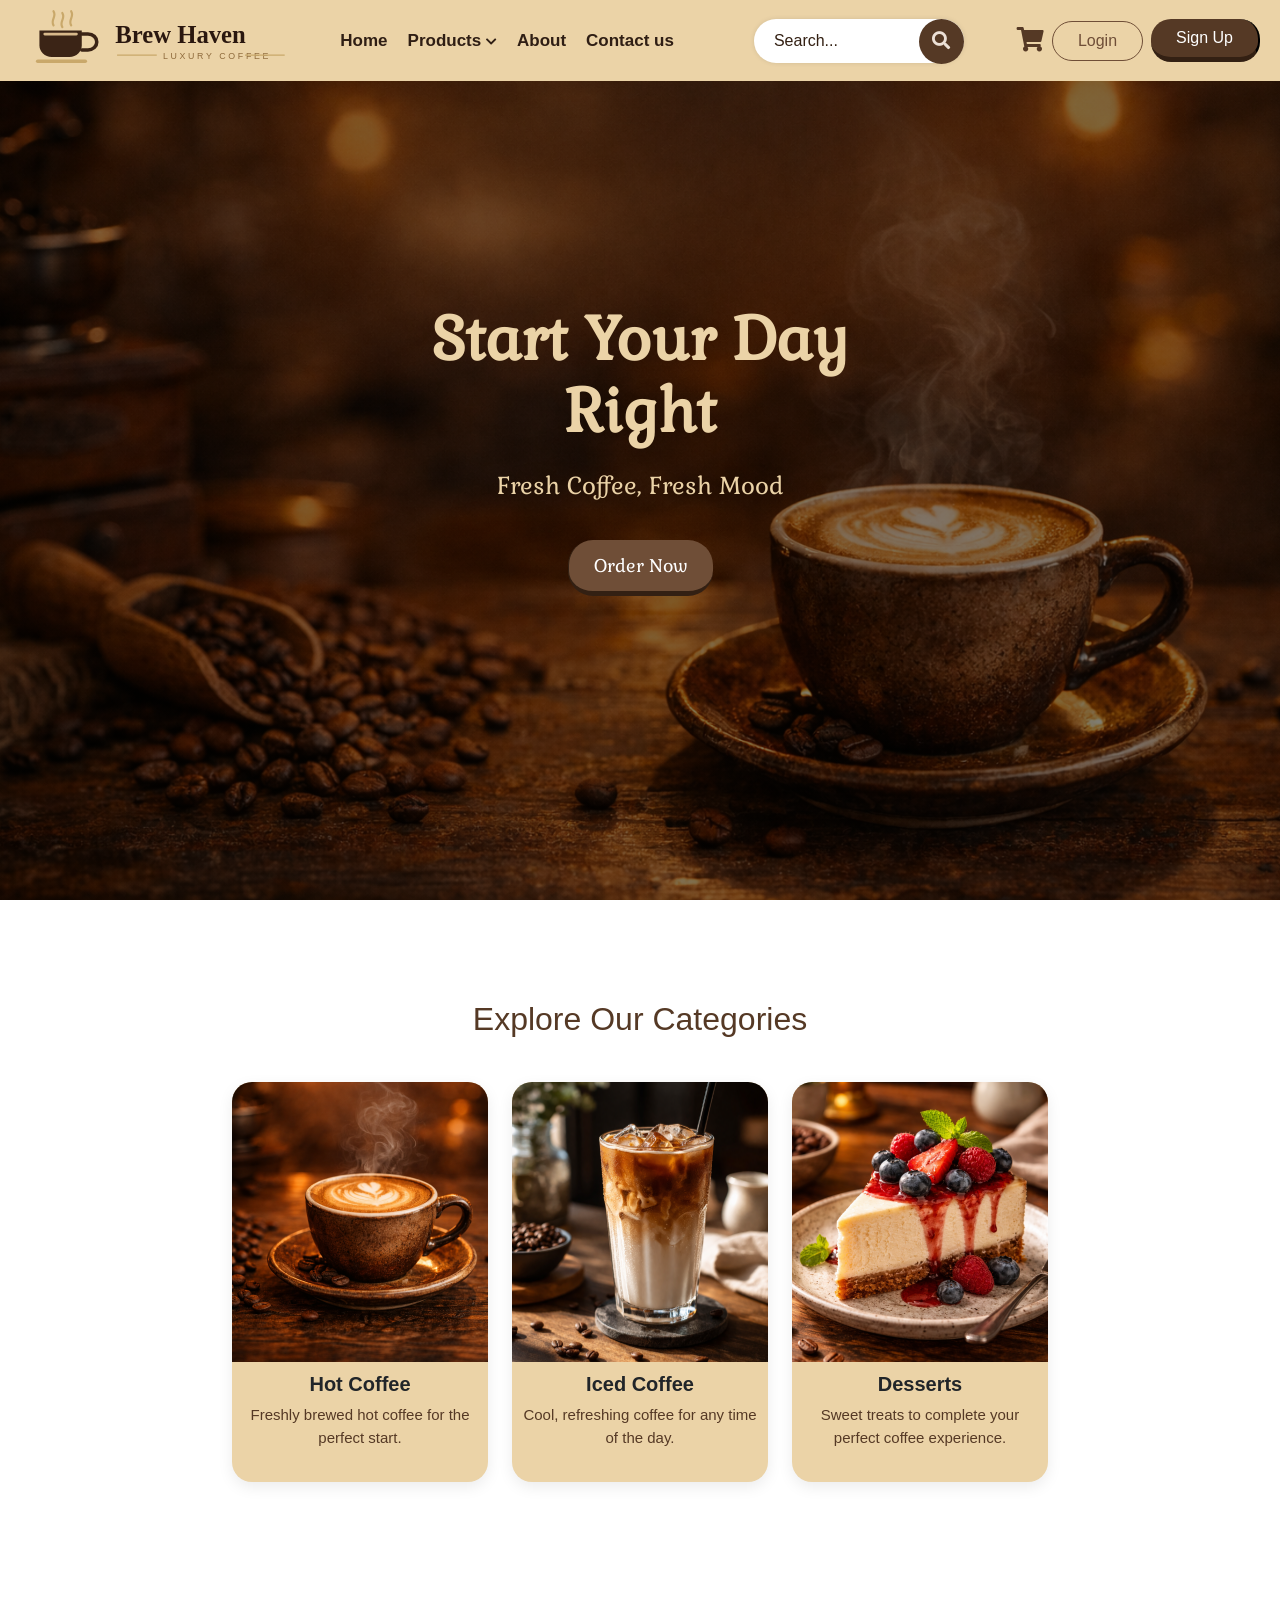
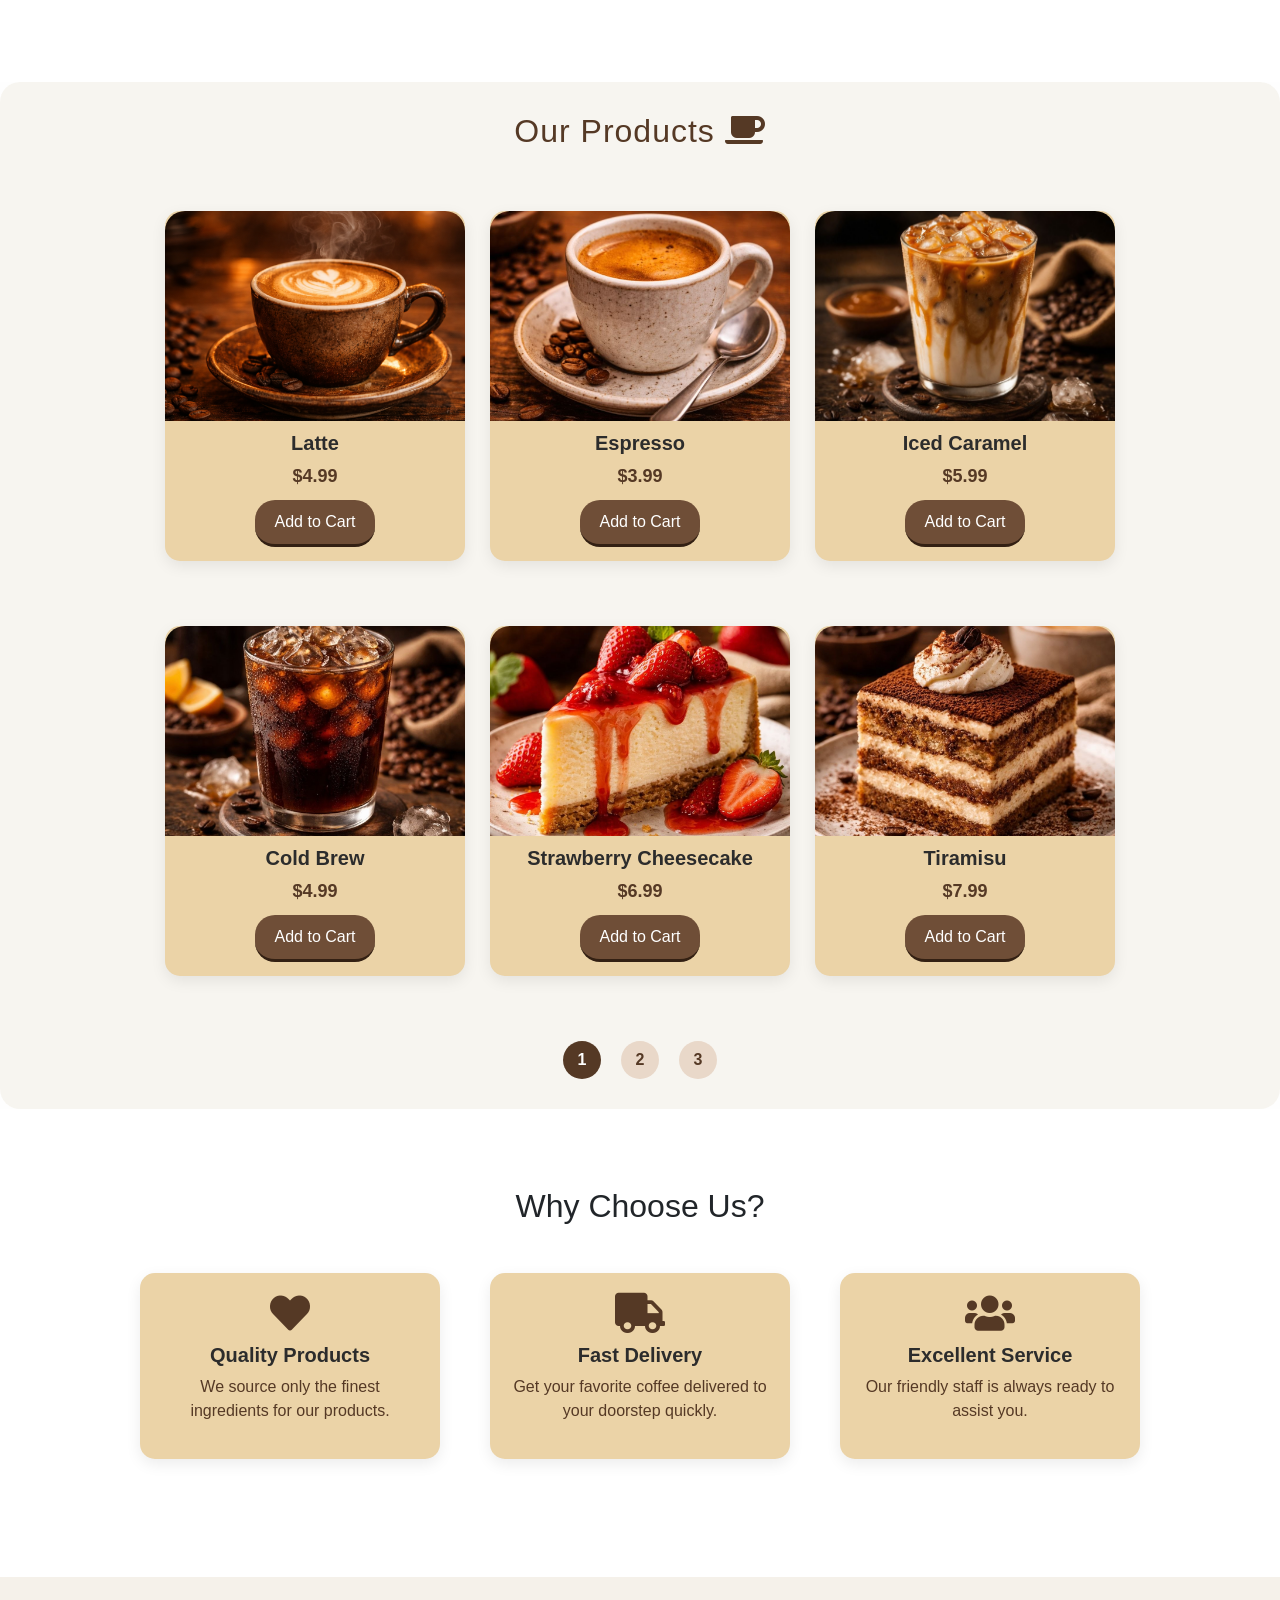
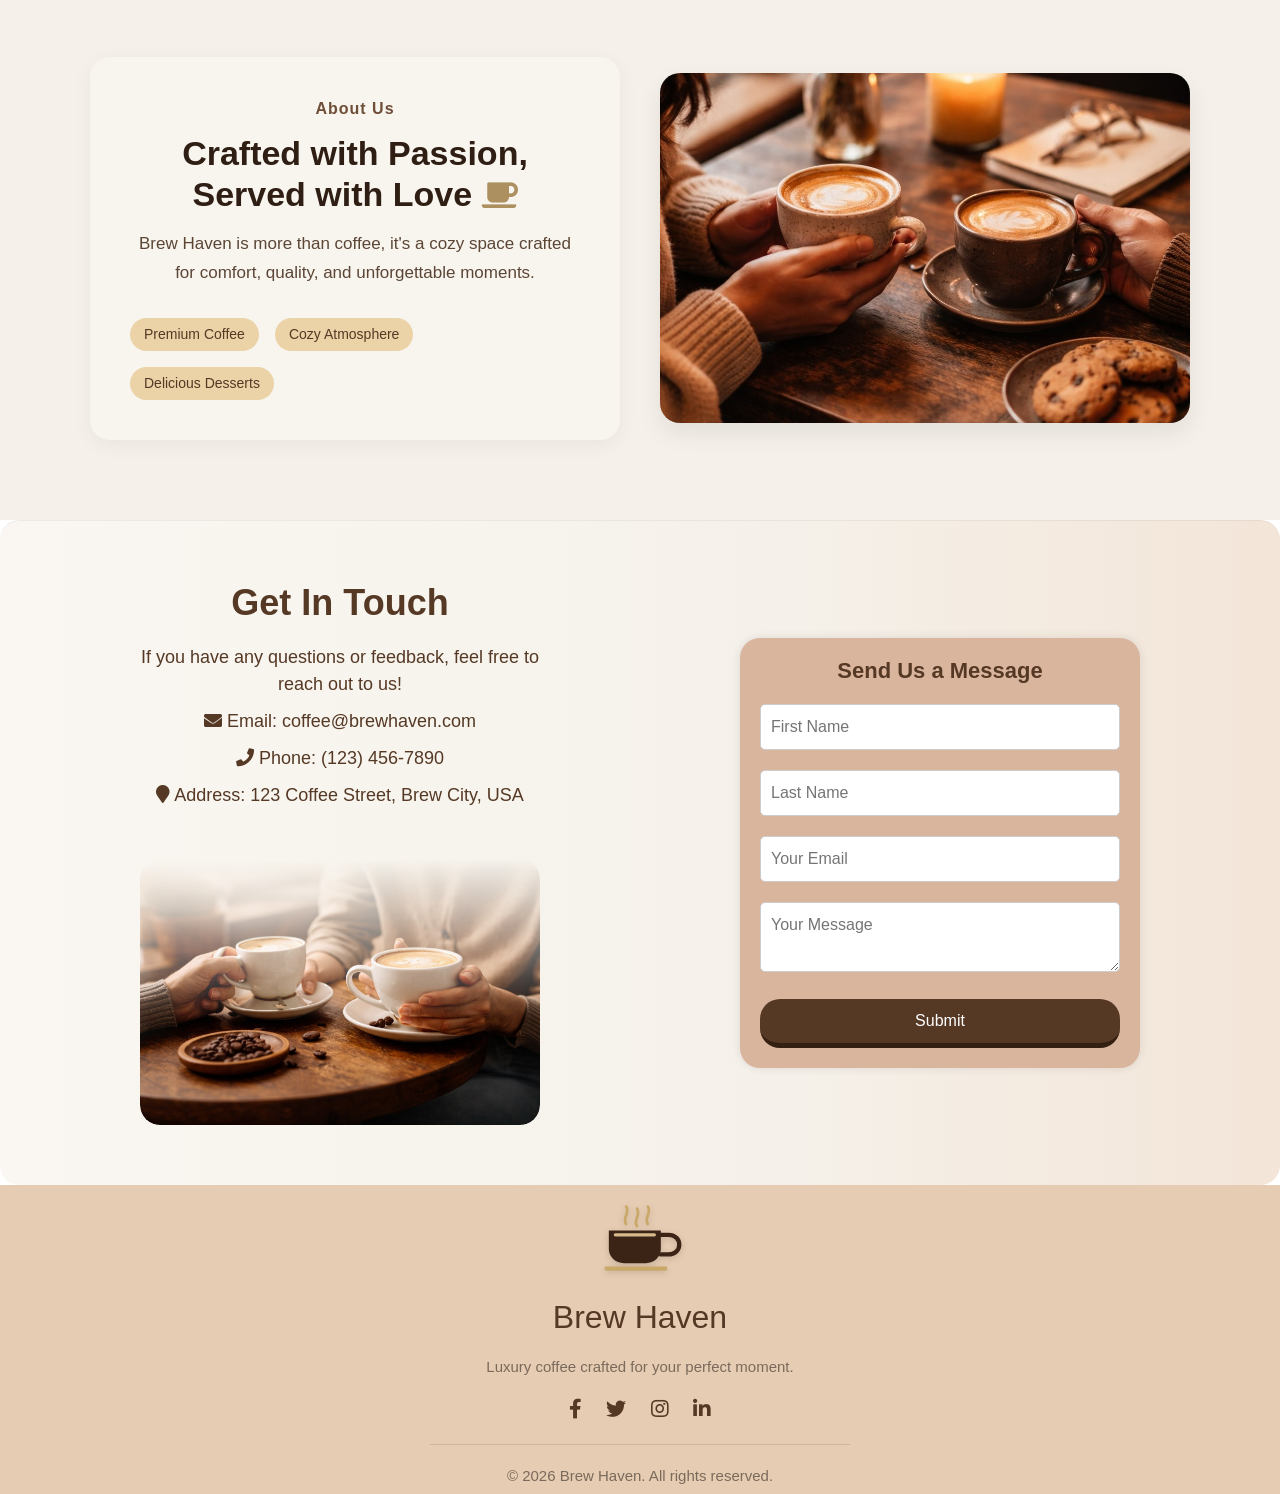
<file: index.html>
<!DOCTYPE html>
<html lang="en">
<head>
  <!-- favicon -->
   <link rel="icon" type="image/png" sizes="192x192" href="image/android-chrome-192x192.png">
   <meta name="theme-color" content="#ffffff">
    <!-- Google font -->
<link rel="preconnect" href="https://fonts.googleapis.com">
<link rel="preconnect" href="https://fonts.gstatic.com" crossorigin>
<link href="https://fonts.googleapis.com/css2?family=Gabriela&family=Share+Tech&display=swap" rel="stylesheet">
    <!-- font awesome -->
    <link rel="stylesheet" href="https://cdnjs.cloudflare.com/ajax/libs/font-awesome/5.15.4/css/all.min.css">

    <!-- bootstrap -->
    <link href="https://cdn.jsdelivr.net/npm/bootstrap@5.3.0-alpha1/dist/css/bootstrap.min.css" rel="stylesheet">

    <!-- css -->
    <link rel="stylesheet" href="Style/style.css">
    <meta charset="UTF-8">
    <meta name="viewport" content="width=device-width, initial-scale=1.0">
    <title>Brew Haven - Your Perfect Moment</title>
    <!-- description -->
    <meta name="description" content="Discover a world of flavors and aromas, where every sip tells a story.">
</head>
<body>

<!-- <nav class="navbar navbar-expand-lg navbar-light bg-light">
  <a class="navbar-brand" href="#">Navbar</a>
  <button class="navbar-toggler" type="button" data-toggle="collapse" data-target="#navbarSupportedContent" aria-controls="navbarSupportedContent" aria-expanded="false" aria-label="Toggle navigation">
    <span class="navbar-toggler-icon"></span>
  </button>

  <div class="collapse navbar-collapse" id="navbarSupportedContent">
    <ul class="navbar-nav mr-auto">
      <li class="nav-item active">
        <a class="nav-link" href="#">Home <span class="sr-only">(current)</span></a>
      </li>
      <li class="nav-item">
        <a class="nav-link" href="#">Link</a>
      </li>
      <li class="nav-item dropdown">
        <a class="nav-link dropdown-toggle" href="#" role="button" data-toggle="dropdown" aria-expanded="false">
          Dropdown
        </a>
        <div class="dropdown-menu">
          <a class="dropdown-item" href="#">Action</a>
          <a class="dropdown-item" href="#">Another action</a>
          <div class="dropdown-divider"></div>
          <a class="dropdown-item" href="#">Something else here</a>
        </div>
      </li>

    </ul>
    <form class="form-inline my-2 my-lg-0 d-flex">
      <input class="form-control ml-25 mr-sm-2" type="search" placeholder="Search" aria-label="Search">
      <button class="btn btn-outline-success my-2 my-sm-0" type="submit">Search</button>
    </form>
    &nbsp; 
    login & signup -->
    <!-- <div class="login-signup d-flex ml-3 align-items-center justify-content-center gap-2">
        <a href="#" class="btn btn-primary">Login</a>
        <a href="#" class="btn btn-secondary">Signup</a>
    </div>
  </div>
</nav> -->
<!-- Navbar -->
<div class="navbar" id="navbar">
  <div class="nav-container">
    <div class="logo">
        <a href="index.html"><img src="Image/logo.svg" alt="Brew Haven Logo" class="logo-full" draggable="false"></a>
        <a href="index.html"><img src="Image/logo-mini.svg" class="logo-mini" style="display: none;" alt="Brew Haven Logo" draggable="false"></a>
    </div>
<div mobile-wrapper>
      <div class="mobile-search-wrapper">
      <button id="mobileSearchBtn" class="mobile-search-btn">
        <i class="fa fa-search"></i>
      </button>

      <div id="mobileSearchBox" class="mobile-search-box">
        <input type="text" placeholder="Search..." id="mobileSearchInput">
        <button class="mobile-search-submit" id="mobileSearchSubmit"><i class="fa fa-search"></i></button>
      </div>
    </div>
    <div class="mobile-cart-wrapper">
      <i class="mobile-cart-icon fa fa-shopping-cart" id="mobileCartIcon"></i>
      <span class="mobile-cart-count" id="mobileCartCount">0</span>
    </div>
    <div class="menu-btn" id="menuBtn">
        <span></span>
        <span></span>
        <span></span>
    </div>
</div>

    <div class="nav-menu" id="navMenu">

    <div class="nav-links">
    <ul>
       <li class="nav-link" id="home" style="font-weight: bold;"><a href="#">Home</a></li>

        <li class="products-dropdown"><a class="product-link"  id="productsToggle">
          <span id="currentCategory">Products</span>
             <span><i class="	fa fa-chevron-down arrow"></i></span>
            </a>

            <ul class="dropdown-list" id="dropdownList">
                <li onclick="selectCategory('all' , this)" class="dropdown-item">All Categories</li>
                <li onclick="selectCategory('hot', this)" class="dropdown-item">Hot</li>
                <li onclick="selectCategory('iced', this)" class="dropdown-item">Iced</li>
                <li onclick="selectCategory('desserts', this)" class="dropdown-item">Desserts</li>
            </ul>
            </li>
      
        <li id="about" class="about nav-link">About</li>
        <li id="contact" class="contact nav-link">Contact us</li>

    </ul>
  </div>

  <div class="nav-search">
    <div class="search-input">
      <input type="text" placeholder="Search..." id="searchInput">
      <button class="search" id="searchBtn"><i class="fa fa-search"></i></button>
    </div>
  </div>

  <div class="menu-divider"></div>
   <div id="links-1" class="links1">
    <a href=""><i class="cart-icon fa fa-shopping-cart"></i></a>
  <a href="login.html"><button class="login">Login</button></a>
  <a href="signup.html"><button class="signup">Sign Up</button></a>
  </div>
  
  <div id="links-2" class="links2" style="display: none;">
    <i class="cart-icon fa fa-shopping-cart" id="cartIcon"></i>
    <span id="cartCount" class="cart-count">0</span>




    <div id="cart" class="cart"
    style="position: absolute;
     background: #fffaf5; 
     border-top: 1px solid rgb(213 192 178); 
     padding: 20px;
    top:63px;
    width: 50%; 
    text-align: center; 
    left: 48%; 
    border-radius: 0 0 20px 20px; 
    box-shadow: 0 10px 30px rgba(0, 0, 0, 0.15);
    animation: fadeIn .3s ease-in-out;
    display: none;">
        <div class="cart-header">
              <h2>Cart</h2>
              <i class="close fa fa-times" id="closeCart"></i>
        </div>
      <div>
      <div>
                  <p id="emptyCart" style="padding:25px; color: #a79370;">Your cart is empty</p>
        <ul id="cartItems">
        </ul>
      </div>
        <div class="cart-total" id="cartTotal">
            
        <div id="totalDiv"></div>
        </div>
         <a href="checkout.html"><button id="checkout">Checkout</button></a>
      </div>
    </div>
    <a href="#"><h2 id="userName"></h2></a>
    <button id="logout" class="logout">Log out</button>
  </div>
</div>
</div>
  </div>

<!-- Hero -->
<div class="hero">
  <div class="hero-content">
    <!-- <img src="Image/Hero.png" alt="Hero Image" draggable="false"> -->
     <div class="hero-img" id="heroImg"></div>
    <div class="hero-text">
    <h1>Start Your Day Right</h1>
    <p>Fresh Coffee, Fresh Mood</p>
    <button href="#" class="order" id="orderBtn">Order Now</button>
    </div>
  </div>
  </div>

 <!-- Categories -->
    <div class="categories text-center my-5">
        <div class="container-categories col-12 col-md-10 col-lg-8 mx-auto">
    <h2>Explore Our Categories</h2>
    <div class="category-cards d-flex align-items-center justify-content-center gap-4 mt-4">
        <div class="category-card" onclick="selectCategory('hot' , null)">
            <div class="category-img-box">
        <img src="Image/Hot.png" alt="Hot Coffee" draggable="false">
        </div>
        <div class="category-info-box" >
        <h3 id="hot">Hot Coffee</h3>
        <p>Freshly brewed hot coffee for the perfect start.</p>
        </div>
        </div>
        <div class="category-card" onclick="selectCategory('iced' , null)">
    <div class="category-img-box">
        <img src="Image/Iced.png" alt="Iced Coffee" draggable="false">
        </div>
        <div class="category-info-box">
        <h3 id="iced">Iced Coffee</h3>
        <p>Cool, refreshing coffee for any time of the day.</p>

        </div>
        </div>
        <div class="category-card" onclick="selectCategory('desserts' , null)">
    <div class="category-img-box">
        <img src="Image/Dessert.png" alt="Desserts" draggable="false">
        </div>
        <div class="category-info-box">
        <h3 id="dessert">Desserts</h3>
        <p>Sweet treats to complete your perfect coffee experience.</p>
        </div>
        </div>
    </div>
    </div>
    </div>

<!-- Top Picks -->
<div class="most-popular" id="most-popular-section" text-center my-5>
    <div class="container-most-popular">
    <h2 id="productsSectionTitle">Our Products <i class="fa fa-coffee"></i></h2>
  
    <div class="most-popular-cards" id="most-popular-cards">
         <!-- <div class="most-popular-card"> 
        <div class="card-img-box">
        <img src="Image/Hot.png" alt="Latte" draggable="false" >
        </div>
        <div class="card-info-box">
         <h3>Latte</h3>
        <span>$4.99</span> 
         <button>Add to Cart</button>
        </div>
        </div>

                <div class="most-popular-card">
        <div class="card-img-box">
        <img src="Image/Espresso.jpg" alt="Espresso" draggable="false" >
        </div>
        <div class="card-info-box">
         <h3>Espresso</h3>
        <span>$3.99</span> 
         <button>Add to Cart</button>
        </div>

        
        </div>

                <div class="most-popular-card">
        <div class="card-img-box">
        <img src="Image/Iced Caramel.jpg" alt="Iced Caramel" draggable="false" >
        </div>
        <div class="card-info-box">
         <h3>Iced Caramel</h3>
        <span>$5.99</span> 
         <button>Add to Cart</button>
      
    
        </div>

        
        </div>

                <div class="most-popular-card">
        <div class="card-img-box">
        <img src="Image/Cold Brew.jpg" alt="Cold Brew" draggable="false" >
        </div>
        <div class="card-info-box">
         <h3>Cold Brew</h3>
        <span>$4.99</span> 
         <button id="cartBtn">Add to Cart</button>
      
    
        </div>

        
        </div>

                <div class="most-popular-card">
        <div class="card-img-box">
        <img src="Image/Strawberry Cheesecake.jpg" alt="Strawberry Cheesecake" draggable="false" >
        </div>
        <div class="card-info-box">
         <h3>Strawberry Cheesecake</h3>
        <span>$6.99</span> 
         <button>Add to Cart</button>
      
    
        </div>

        
        </div>

                <div class="most-popular-card">
        <div class="card-img-box">
        <img src="Image/Tiramisu.jpg" alt="Tiramisu" draggable="false" >
        </div>
        <div class="card-info-box">
         <h3>Tiramisu</h3>
        <span>$7.99</span> 
         <button>Add to Cart</button>
      
    
        </div>

        
        </div>  -->

    </div>
    <div class="pagination" id="pagination"></div>
    </div>
</div>

<!-- Why us -->
<div class="why-us text-center my-5">
    <div class="container-why-us">
        <h2>Why Choose Us?</h2>
        <div class="why-cards">
            <div class="why-card">
                <i class="fa fa-heart"></i>
                <h3>Quality Products</h3>
                <p>We source only the finest ingredients for our products.</p>
            </div>
            <div class="why-card">
                <i class="fa fa-truck"></i>
                <h3>Fast Delivery</h3>
                <p>Get your favorite coffee delivered to your doorstep quickly.</p>
            </div>
            <div class="why-card">
                <i class="fa fa-users"></i>
                <h3>Excellent Service</h3>
                <p>Our friendly staff is always ready to assist you.</p>
            </div>
        </div>
    </div>
</div>


<!-- About us -->
<div class="about-us text-center" id="about-us">
    <div class="container-about-us" >
        <div class="about-content">
        <span class="about-tag">About Us</span>
        <h2>Crafted with Passion, Served with Love 
          <i class="fas fa-coffee" style="color: #ac9060; font-size: 29px;"></i>
        </h2>
        <p>Brew Haven is more than coffee, it's a cozy space crafted for comfort, quality, and unforgettable moments.</p>
        <div class="about-features">
          <div>Premium Coffee</div>
          <div>Cozy Atmosphere</div>
          <div>Delicious Desserts</div>
        </div>
        </div>
                <div class="about-img">
        <img src="Image/About.jpg" alt="About Us" draggable="false">
        </div>
    </div>
</div>

<!-- Contact us -->
<div class="contact-us  text-center" id="contact-us">
    <div class="container-contact-us" >
        <div class="contact-info">
        <div class="text-info text-center">
        <h2>Get In Touch</h2>
        <p>If you have any questions or feedback, feel free to reach out to us!</p>
        <p><i class="fa fa-envelope"></i> Email: coffee@brewhaven.com</a></p>
        <p><i class="fa fa-phone"></i> Phone: (123) 456-7890</p>
        <p><i class="fa fa-map-marker"></i> Address: 123 Coffee Street, Brew City, USA</p>
        </div>
        <div class="img-info">
            <img src="Image/Contact.jpg" alt="Contact Us">
        </div>
        </div>
                <div class="contact-form">
            <h3>Send Us a Message</h3>
            <form>
                <input type="text" class="first" placeholder="First Name" required>
                <input type="text" class="last" placeholder="Last Name" required>
                <input type="email" placeholder="Your Email" required>
                <textarea placeholder="Your Message" required></textarea>
                <button type="submit">Submit</button>
            </form>
        </div>


    </div>
</div>
    
<!-- Footer -->
<div class="footer">
    <div class="container-footer">
        <div class="footer-logo">
        <a href="index.html"><img src="Image/logo-mini.svg" alt="Logo"></a>
             <h2>Brew Haven</h2>
        </div>
   
        <p>Luxury coffee crafted for your perfect moment.</p>
        <div class="social-icons">
            <a href="#"><i class="fab fa-facebook-f"></i></a>
            <a href="#"><i class="fab fa-twitter"></i></a>
            <a href="#"><i class="fab fa-instagram"></i></a>
            <a href="#"><i class="fab fa-linkedin-in"></i></a>
        </div>
         <p class="copyright">&copy; 2026 Brew Haven. All rights reserved.</p>
    </div>
</div>




<!-- jQuery library -->
<script src="https://cdn.jsdelivr.net/npm/jquery@3.7.1/dist/jquery.slim.min.js"></script>

<!-- Popper JS -->
<script src="https://cdn.jsdelivr.net/npm/popper.js@1.16.1/dist/umd/popper.min.js"></script>

<!-- Latest compiled JavaScript -->
<script src="https://cdn.jsdelivr.net/npm/bootstrap@4.6.2/dist/js/bootstrap.bundle.min.js"></script>

<!-- main js -->
<script src="JS/index.js"></script>

</body>
</html>
</file>
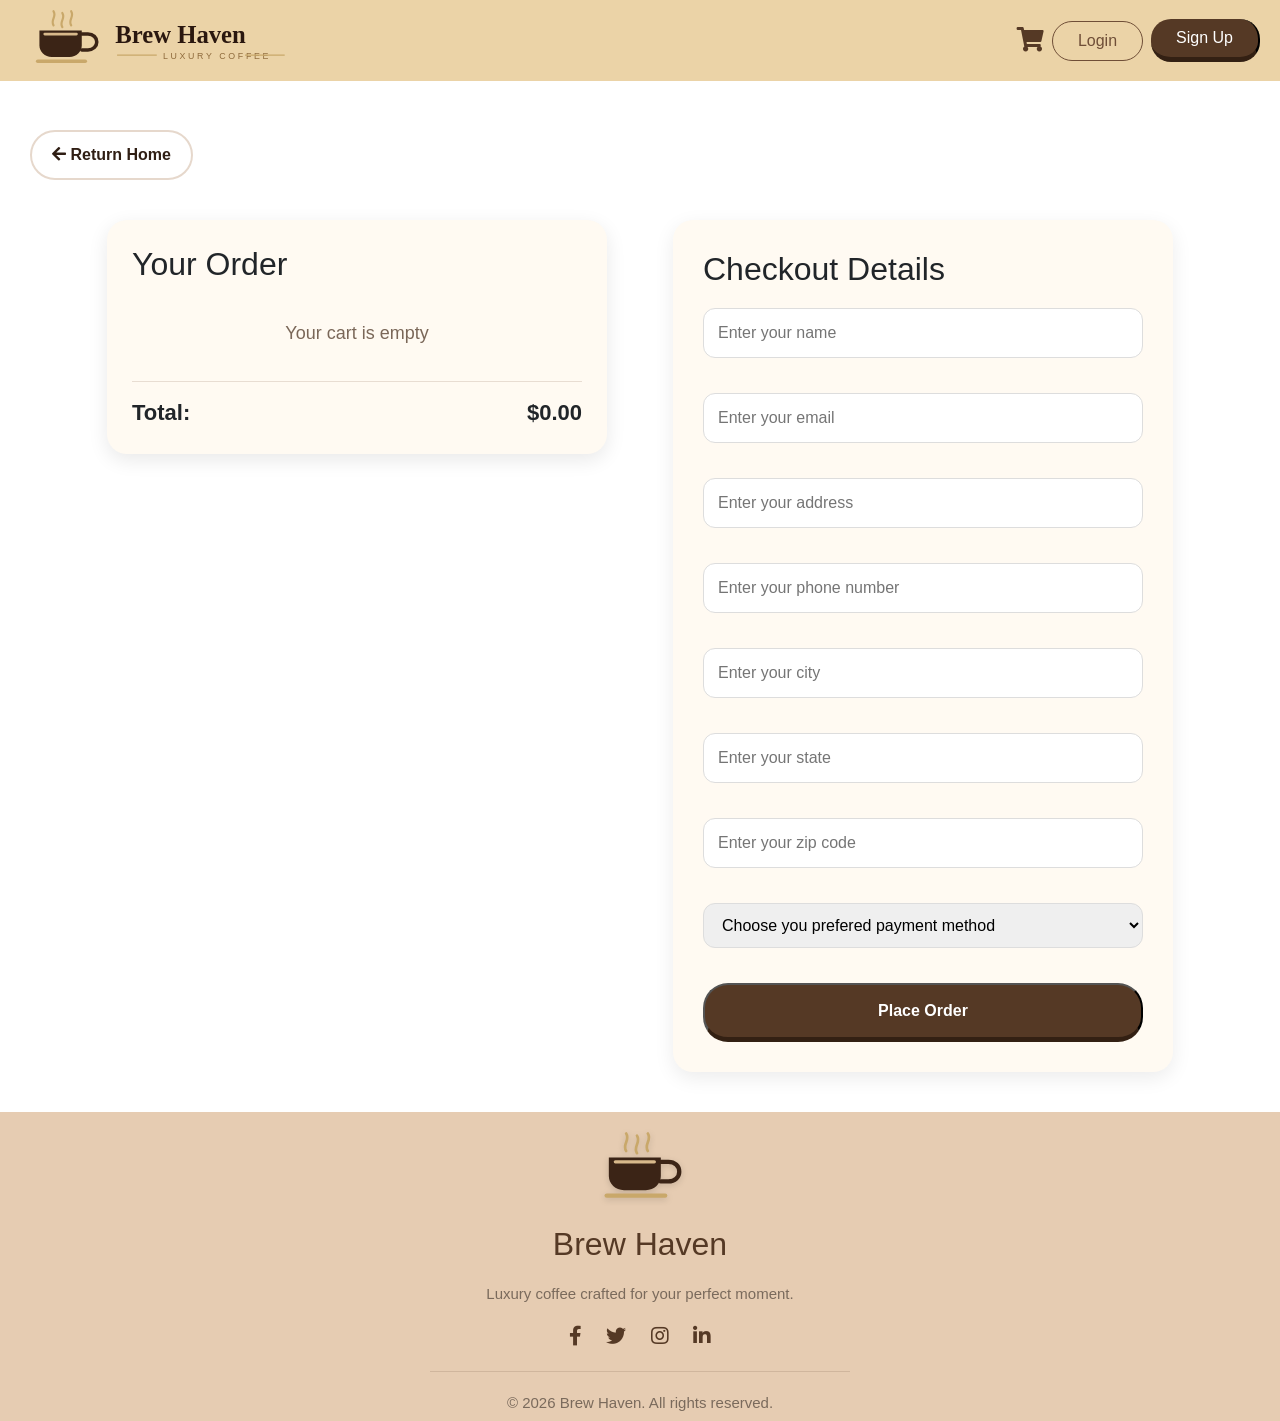
<file: checkout.html>
<!DOCTYPE html>
<html lang="en">
<head>
    <!-- favicon -->
   <link rel="icon" type="image/png" sizes="192x192" href="image/android-chrome-192x192.png">
   <meta name="theme-color" content="#ffffff">
    <!-- Google font -->
<link rel="preconnect" href="https://fonts.googleapis.com">
<link rel="preconnect" href="https://fonts.gstatic.com" crossorigin>
<link href="https://fonts.googleapis.com/css2?family=Gabriela&family=Share+Tech&display=swap" rel="stylesheet">
    <!-- font awesome -->
    <link rel="stylesheet" href="https://cdnjs.cloudflare.com/ajax/libs/font-awesome/5.15.4/css/all.min.css">

    <!-- bootstrap -->
    <link href="https://cdn.jsdelivr.net/npm/bootstrap@5.3.0-alpha1/dist/css/bootstrap.min.css" rel="stylesheet">

    <link rel="stylesheet" href="Style/style.css">
    <meta charset="UTF-8">
    <meta name="viewport" content="width=device-width, initial-scale=1.0">
    <title>Checkout</title>
</head>
<body>
    
    <div class="navbar" id="navbar">
  <div class="nav-container">
    <div class="logo">
        <a href="index.html"><img src="Image/logo.svg" alt="Brew Haven Logo" class="logo-full" draggable="false"></a>
        <a href="index.html"><img src="Image/logo-mini.svg" class="logo-mini" style="display: none;" alt="Brew Haven Logo" draggable="false"></a>
    </div>

    <div class="menu-btn" id="menuBtn">
        <span></span>
        <span></span>
        <span></span>
    </div>

    <div class="nav-menu" id="navMenu">



  
   <div id="links-1" class="links1">
    <a href=""><i class="cart-icon fa fa-shopping-cart"></i></a>
  <a href="login.html"><button class="login">Login</button></a>
  <a href="signup.html"><button class="signup">Sign Up</button></a>
  </div>
  <div id="links-2" class="links2" style="display: none;">
    <a href="#"><h2 id="userName"></h2></a>
    <button id="logout" class="logout">Log out</button>
  </div>
</div>
</div>
  </div>



  
<section class="checkout-section">
        <div class="return-home">
       <button><a href="index.html"><i class="fa fa-arrow-left"></i> Return Home</a></button>
    </div>

<div class="checkout-container">
    <div class="checkout-left">
            <h2>Your Order</h2>
            <div class="checkout-items" id="checkoutItems"></div>
            <div class="checkout-total">
                <span>Total:</span> <span id="totalPrice"></span>
            </div>
    </div>

    <div class="checkout-right">
        <h2>Checkout Details</h2>
        <form id="checkout-form" class="checkout-form">
                <input type="text" id="name" name="name" required placeholder="Enter your name">
                <input type="email" id="email" name="email" required placeholder="Enter your email">
                <input type="text" id="address" name="address" required placeholder="Enter your address">
                <input type="text" id="phone" name="phone" required placeholder="Enter your phone number">
                <input type="text" id="city" name="city" required placeholder="Enter your city">
                <input type="text" id="state" name="state" required placeholder="Enter your state">
                <input type="text" id="zip" name="zip" required placeholder="Enter your zip code">
                <select  id="paymentMethod">
                    <option value="">Choose you prefered payment method</option>
                    <option value="cash">Cash on Delivery</option>
                    <option value="card" id="creditCard">Credit Card</option>
                    <div class="credit-card-box" id="creditCardBox"></div>
                </select>
            <button type="button" class="place-order-btn" id="placeOrder">Place Order</button>
        </form>
    </div>
</div>
</section>



<!-- Footer -->

<div class="footer">
    <div class="container-footer">
        <div class="footer-logo">
        <a href="index.html"><img src="Image/logo-mini.svg" alt="Logo"></a>
             <h2>Brew Haven</h2>
        </div>
   
        <p>Luxury coffee crafted for your perfect moment.</p>
        <div class="social-icons">
            <a href="#"><i class="fab fa-facebook-f"></i></a>
            <a href="#"><i class="fab fa-twitter"></i></a>
            <a href="#"><i class="fab fa-instagram"></i></a>
            <a href="#"><i class="fab fa-linkedin-in"></i></a>
        </div>
         <p class="copyright">&copy; 2026 Brew Haven. All rights reserved.</p>
    </div>
</div>
    <script src="JS/checkout.js"></script>
</body>
</html>
</file>
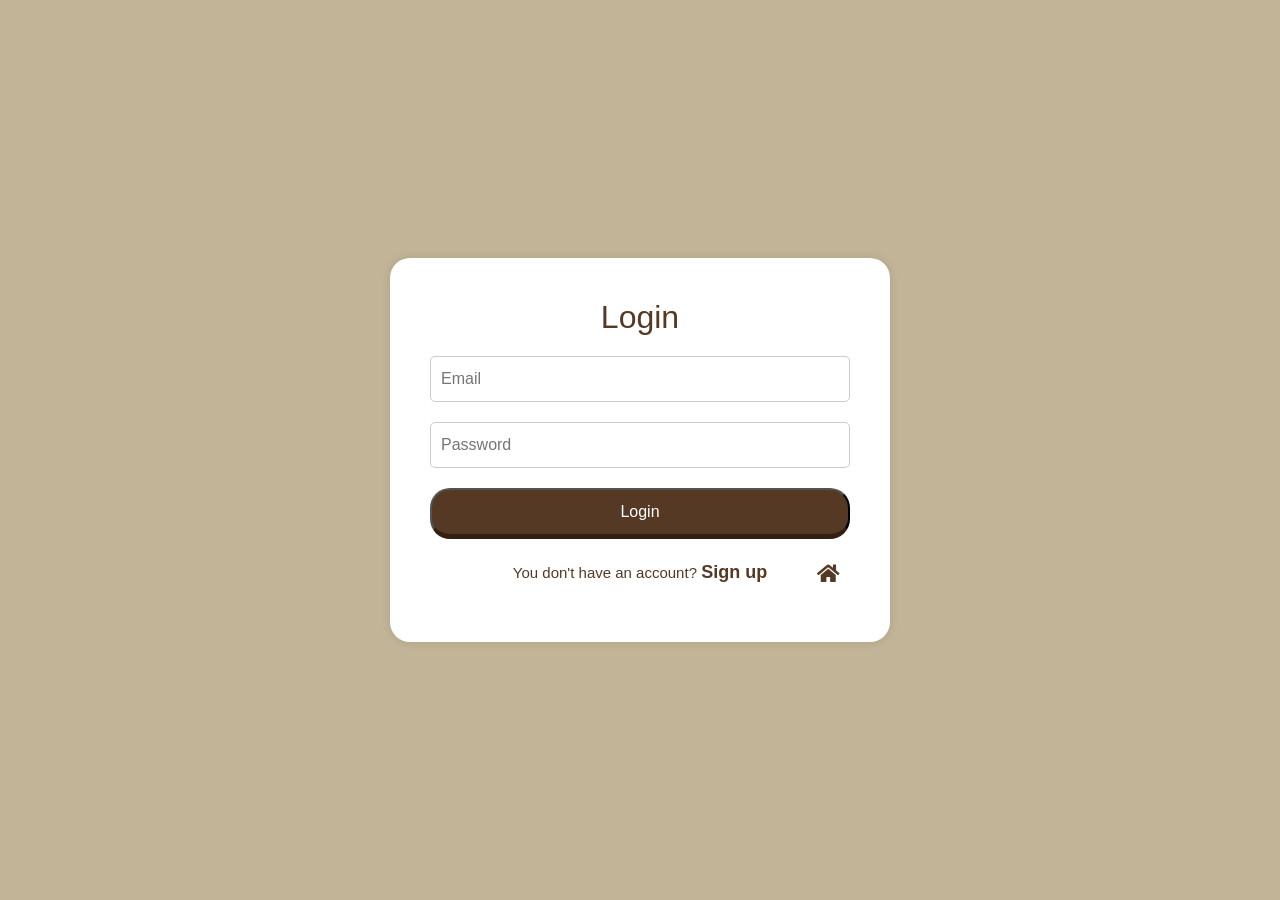
<file: login.html>
<!DOCTYPE html>
<html lang="en">
<head>
     <!-- Google font -->
<link rel="preconnect" href="https://fonts.googleapis.com">
<link rel="preconnect" href="https://fonts.gstatic.com" crossorigin>
<link href="https://fonts.googleapis.com/css2?family=Gabriela&family=Share+Tech&display=swap" rel="stylesheet">
    <!-- font awesome -->
    <link rel="stylesheet" href="https://cdnjs.cloudflare.com/ajax/libs/font-awesome/5.15.4/css/all.min.css">

    <!-- bootstrap -->
    <link href="https://cdn.jsdelivr.net/npm/bootstrap@5.3.0-alpha1/dist/css/bootstrap.min.css" rel="stylesheet">

    <!-- css -->
    <link rel="stylesheet" href="Style/style.css">
    <meta charset="UTF-8">
    <meta name="viewport" content="width=device-width, initial-scale=1.0">
    <title>Login</title>
</head>
<body>
        <div class="container-login-signup d-flex align-items-center justify-content-center">
        <div class="login-signup-box">
       
            <form class="form-login">
                <h2>Login</h2>
                    <input id='input-email' type="email" required="" placeholder="Email">
                    <input id='input-pwd' type="password" name="" required="" placeholder="Password">
                <button type="button" class="submit-btn" id="submitBtn">
                    <span></span>
                    <span></span>
                    <span></span>
                   Login
                </button>
                <div class="form-bottom">
                <p>You don't have an account? <span><b><a href="signup.html">Sign up</a></b></span></p>
                <a href="index.html"><i class="fa fa-home"></i></a>
               </div>
            


               <script src="JS/login.js"></script>
            </form>
        </div>
    </div>







    
</body>
</html>
</file>
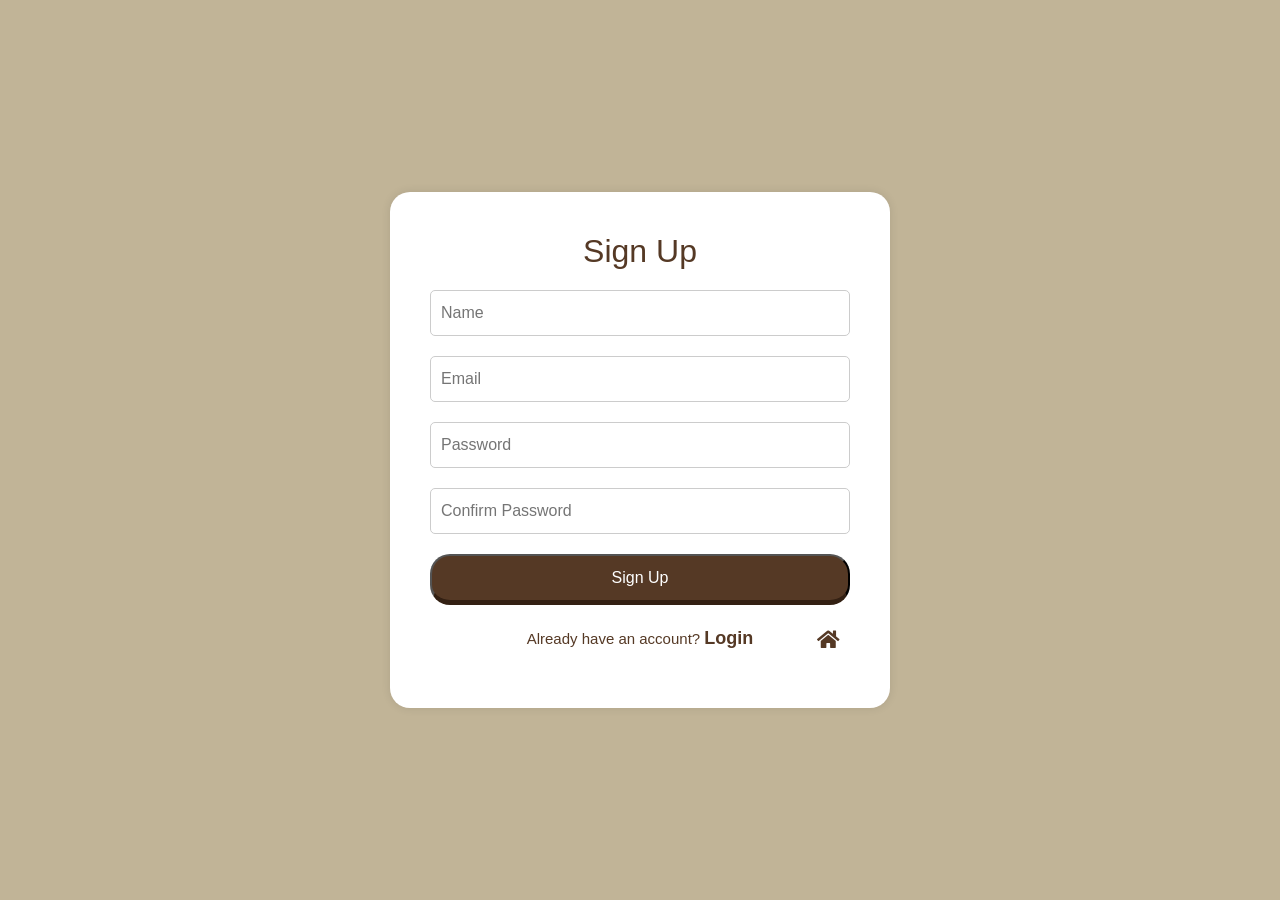
<file: signup.html>
<!DOCTYPE html>
<html lang="en">
<head>
        <!-- Google font -->
<link rel="preconnect" href="https://fonts.googleapis.com">
<link rel="preconnect" href="https://fonts.gstatic.com" crossorigin>
<link href="https://fonts.googleapis.com/css2?family=Gabriela&family=Share+Tech&display=swap" rel="stylesheet">
    <!-- font awesome -->
    <link rel="stylesheet" href="https://cdnjs.cloudflare.com/ajax/libs/font-awesome/5.15.4/css/all.min.css">

    <!-- bootstrap -->
    <link href="https://cdn.jsdelivr.net/npm/bootstrap@5.3.0-alpha1/dist/css/bootstrap.min.css" rel="stylesheet">

    <!-- css -->
    <link rel="stylesheet" href="Style/style.css">
    <meta charset="UTF-8">
    <meta name="viewport" content="width=device-width, initial-scale=1.0">
    <title>Signup</title>
</head>
<body>
        <div class="container-login-signup d-flex align-items-center justify-content-center">
        <div class="login-signup-box">
       
            <form>
                <h2>Sign Up</h2>
                    <input id="input-name" type="text" placeholder="Name">
                    <input id="input-email" type="email"  placeholder="Email">
                    <input id="input-pwd" type="password"   placeholder="Password">
                    <input id="input-cpwd" type="password"  placeholder="Confirm Password">
                <button type="button" class="submit-btn" id="submitBtn">
                    <span></span>
                    <span></span>
                    <span></span>
                   Sign Up
                </button>
                <div class="form-bottom">
                <p>Already have an account? <span><b><a href="login.html">Login</a></b></span></p>
                <a href="index.html"><i class="fa fa-home"></i></a>
               </div>
            
            </form>



<script src="JS/signup.js"></script>

<!-- jQuery library -->
<script src="https://cdn.jsdelivr.net/npm/jquery@3.7.1/dist/jquery.slim.min.js"></script>

<!-- Popper JS -->
<script src="https://cdn.jsdelivr.net/npm/popper.js@1.16.1/dist/umd/popper.min.js"></script>

<!-- Latest compiled JavaScript -->
<script src="https://cdn.jsdelivr.net/npm/bootstrap@4.6.2/dist/js/bootstrap.bundle.min.js"></script>

</body>
</html>
</file>
<file: Style/style.css>
* {
    margin: 0;
    padding: 0;
    box-sizing: border-box;
}

body {
    font-family: 'Trebuchet MS', 'Lucida Sans Unicode', 'Lucida Grande', 'Lucida Sans', Arial, sans-serif;
}

a{
    text-decoration: none;
    color: #2f1e14;
}

button:active{
    transform: scale(0.98);
    transition: .1s ease;
}


input[type="search"]::selection, input[type="text"]::selection, input[type="email"]::selection, input[type="password"]::selection, textarea::selection, a::selection, p::selection, h1::selection, h2::selection, h3::selection, h4::selection, span::selection, button::selection{
    background-color: #553925cb;
    color: white;
}

/* Navbar */



ul{
    list-style-type: none;
    padding: 0 !important;

}

.nav-links ul li{
    display: inline-block;
    font-size: 17px;
    transition: .6s ease;
    position: relative;
    cursor: pointer;
    color: #2f1e14;
    font-weight: bold;
}


.nav-link{
    position: relative;
}
.nav-link::after{
    content: '';
    position: absolute;
    width: 0%;
    height: 2px;
    background-color: #553925;
    left: 0;
    bottom: -8px;
    transition: .3s ease;
}

.nav-link:hover::after{
    width: 100%;
}

.nav-link.active::after{
    width: 100%;
}

ul li{
    color: black;
    font-weight: bold;
}


ul li:hover{
    color: #553925;
    transition: .6s ease;
}

.navbar{
    position: relative;
    display: flex;
    justify-content: space-between;
    align-items: center;
    background-color:#ebd3a7 ;
    padding: 8px 20px;
    position: fixed;
    z-index: 1000;
    width: 100%;
    top: 0;
    left: 0;
    transition: .3s ease;
}


.navbar.scrolled{
    background: rgba(245, 241, 234, 0.97);
    backdrop-filter: blur(14px);
    -webkit-backdrop-filter: blur(14px);
    box-shadow: 0px 4px 15px rgba(0, 0, 0, 0.08);
    padding: 8px 20px;
    border-bottom: 1px solid rgba(85, 57, 37, 0.08);
}

.navbar a, .navbar img{
    opacity: 1;
}

.nav-container{
    display: flex;
    justify-content: space-between;
    align-items: center;
    width: 100%;
    height: 65px;
    position: relative;

}

.logo a{
    display: flex;
    align-items: center;
}

.logo-full{
    margin-top: 10px;
    display: block;
    width: 300px;
    height: auto;
}

.logo-mini{
    display: none !important;
    width: 100px !important;
    height: auto;
}


.nav-menu{
    display: flex;
    gap: 20px;
    position: relative;
}


.navbar-nav{
    display: flex;
    gap: 20px;
}



.nav-links{
    display: flex;
    gap: 10px;
    align-items: center;
    margin-right: 60px;
    /* margin-top: 15px !important;
    margin-right: 30px !important; */
}

.nav-links ul{
    display: flex;
    align-items: center;
    gap: 20px;
    margin-bottom: 0 !important;
}

/* .dropdown-toggle{
    background-color: transparent;
    border: none;
    color: black;
    font-size: 17px;
    cursor: pointer;
}


.dropdown-menu{
    background-color: #ebd3a7;
    border: 1px solid #553925;
    border-radius: 20px;
    transition: .3s ease;
}
.dropdown-menu a{
    color: black;
    border-radius: 20px;
  
} */


.products-dropdown{
    position: relative;
    cursor: pointer;
}

.products-dropdown.active .arrow{
        transform: rotate(180deg);
    }

.products-link{
    display:inline-flex;
    align-items: center;
    gap: 6px;
    font-weight: 600;
    color: #2f1e14;
    text-decoration: none;
    transition: .3s ease;
}

.products-link:hover{
    color: #6f4e37;
    transition: .3s ease;
}

.arrow{
    font-size: 12px;
    transition: .3s ease;
}

.dropdown-list{
    position: absolute;
    top: 130%;
    left: 0;
    min-width: 170px;
    padding: 10px 0;
    background: #fffaf5;
    border: 1px solid rgba(85, 57, 37, 0.12);
    border-radius: 16px;
    box-shadow: 0px 12px 25px rgba(0, 0, 0, 0.08);
    padding: 10px;
    list-style: none;
    opacity: 0;
    visibility: hidden;
    transform: translateY(10px);    
    transition: .3s ease;
    z-index: 999;

    display: flex !important;
    flex-direction: column !important;
    align-items: center !important;
    text-align: center;
    gap: 0 !important;
    
}



.dropdown-item{
    display: block;
    width: 100%;
    padding: 10px 20px;
    color: #553925;
    text-decoration: none;
    font-size: 14px !important;
    font-weight: 500 !important;
    transition: .25s ease;
    margin-top: 1px;
    border-bottom: none;
}

.dropdown-list li:hover{
    background: #f3e5d8;
    color: #2f1e14;
    transition: .3s ease;
    border-radius: 20px;
    
}




.products-dropdown:hover .dropdown-list{
    opacity: 1;
    visibility: visible;
    transform: translateY(0);
    transition: .3s ease;
}

.products-dropdown:hover .arrow{
    transform: rotate(180deg);
    transition: .3s ease;
}

.dropdown-list li:first-child{
    border-bottom:2px solid rgba(85, 57, 37, 0.08);
    padding-bottom: 12px !important; 
}

.login, .signup{
    padding: 7px 25px;
    font-size: 16px;
    cursor: pointer;
    border-radius: 20px;
    transition: .3s ease;
}


.login{
    background: transparent;
    border: 1px solid #6f4e37;
    color: #6f4e37;
}

.signup{
    border-left: none;
    border-top: none;
      border-bottom: 5px solid #332013;
    background: #553925;
    color: white;

}
.login:hover{
    background-color: #6f4e37;
    transition: .3s ease;
    color: white;
} 

.signup:hover{
    background-color: #6f4e37;
    transition: .3s ease;
    color: white;
}




.links1{
    margin-left: 5px;
    display: flex;
    gap: 8px;
    align-items: center;
}

.links2{
    display: flex;
    gap: 14px;
    align-items: center;
    width: 250px;
    margin-left: 12px;
}

.links2 .cart-icon{
    margin-right: 5px;
}

#userName{
    color: #553925;
    font-size:  22px;
    font-weight: 500;
    background: #f3e5d8;
    padding: 6px 14px;
    border-radius: 20px;
    white-space: nowrap;
    line-height: 1;
    margin: 0;
}

.logout{
    padding: 10px 20px;
    width: 120px;
    background-color: #553925;
    color: white;
    padding: 8px 18px;
    font-size: 16px;
    font-weight: 500;
    border-top: none;
    border-left: none;
    border-bottom: 5px solid #332013;
    border-radius: 20px;
    cursor: pointer;
    transition: .3s ease;
}

.logout:hover{
    background-color: #6f4e37;
    transform: translateY(-2px);
    transition: .3s ease;
}


.cart-icon{
    position: relative;
    font-size: 24px;
    color: #553925;
    cursor: pointer;
    transition: .3s ease;
    margin-left: 8px;
}

.cart-icon i{
    display: inline-block;
}

.cart-icon:hover{
    color: #6f4e37;
    transform: scale(1.08);
    transition: .3s ease;
}


@keyframes bounce{
    0% { transform: scale(1);}
    30% { transform: scale(1.25);}
    60% { transform: scale(0.92);}
    100% { transform: scale(1);}
}

.bounce{
    animation: bounce .3s ease;
}

.cart-count{
position:absolute;
top: 0;
right: 206px;
width: 20px;
height: 20px;
border-radius: 50%;
background: #b85c5c;
color: white;
padding: 4px 8px;
font-size: 12px;
display: flex;
align-items: center;
justify-content: center;
font-weight: bold;

}


.cart-header{
    display: flex;
    align-items: center;
    justify-content: space-between;
    margin-bottom: 15px;
}




.cart-header h2{
    font-size: 34px;
    text-align: center;
    margin-bottom: 0 !important;
    color: #4b2e2e;
}

.cart-header .close{
    font-size: 32px;
    color: #4b2e2e;
    cursor: pointer;
    transition: .3s ease;
}

.cart-header .close:hover{
    color: #000;
    transform: rotate(90deg);
    transition: .3s ease;
}



#checkout{
    width: 100%;
    padding: 14px;
    background: linear-gradient(135deg, #6f4e37, #4b2e2e);
    box-shadow: 0 6px 15px rgba(0, 0, 0, 0.02);
    color: white;
    padding: 12px 20px;
    font-size: 17px;
    font-weight: 600;
    border-top: none;
    border-left: none;
    border-bottom: 5px solid #332013;
    border-radius: 25px;
    cursor: pointer;
    transition: .3s ease;
    display: none;
}


#checkout:hover{
    transform: scale(1.05) translateY(-2px);
    box-shadow: 0 8px 20px rgba(0, 0, 0, 0.1);
    transition: .3s ease;
}



#cartItems{
    padding: 10px;
    max-height: 310px;
    overflow: auto;
    border-radius: 12px;
    margin-bottom: 10px;
    transition: .3s;
    background: #fff;
}

#cartItems::-webkit-scrollbar{
    width: 6px;
    margin-right: 4px;
}

#cartItems::-webkit-scrollbar-thumb{
    background-color: #cbb8a5;
    border-radius: 10px;
}

#cartItems::-webkit-scrollbar-track{
    background-color: #f3e5d8;
    border-radius: 10px;
}


.cart-item{
    display: flex;
    align-items: center;
    justify-content: space-between;
    gap: 15px;
    padding: 12px 10px;
    color: #332013;
    font-size: 16px;
    font-weight: 500;
    /* margin-top: 10px; */
    /* margin-bottom: 10px; */
    border-bottom: 1px solid #eee;
}

.cart-item:hover{
    background: rgba(0, 0, 0, 0.03);
    transition: .2s ease;
}

.cart-item-quantity{
    display: flex;
    align-items: center;
    gap: 5px;
    flex: 1;
    min-width: 0;
    padding: 2px 0;
}

.quantity-btn{
    width: 28px;
    height: 28px;
    border-radius: 6px;
    border: none;
    background: #e6d3c3;
    cursor: pointer;
    font-weight: bold;
    transition: .3s ease;
}

.quantity-btn:hover{
    background: #d1b8a6;
}





.quantity-btn-minus:active, .quantity-btn-plus:active{
    transform: scale(1.05) translateY(-2px);
    box-shadow: 0 8px 20px rgba(0, 0, 0, 0.1);
    transition: .3s ease;
}

.cart-item-quantity span{
    font-size: 16px;
    color: #332013;
}



.left{
    display: flex;
    align-items: center;
    gap: 15px;
    flex: 1;
    min-width: 0;
}

.cart-item:last-child{
    border: none;
    margin-bottom: 0;
}

.cart-total hr{
    margin: 6px 0;
}



.cart-item img{
    width: 65px;
    height: 65px;
    object-fit: cover;
    border-radius: 10px;
    margin-right: 20px;
}

.cart-item-info{
    display: flex;
    flex-direction: column;
    align-items: flex-start;
    gap: 5px;
    text-align: left;
    min-width: 0;
}

.cart-item-info h4{
    margin: 0;
    font-size: 17px;
    color: #4b2e2e;
    white-space: nowrap;
}

.cart-item-info p{
    margin: 0 !important;
    font-size: 14px;
    color: #9c8b7a;
}

.cart-total{
    display: flex;
    justify-content: space-between;
    color: #332013;
    font-size: 16px;
    font-weight: 500;
    margin-bottom: 15px;
    display: none;
}

.remove-btn{
    background: transparent;
    border: none;
    color: #b85c5c;
    font-size: 18px;
    cursor: pointer;
    transition: .2s ease;
}

.remove-btn:hover{
    transform: scale(1.2);
    color: red;
    transition: .2s ease;
}

#totalDiv{
    border-top: 1px solid #e5ddd5;
    border-bottom: 1px solid #e5ddd5;
    padding: 10px 0;
    margin-top: 10px;
}

.total-text{
    color: #4b2e2e;
    font-size: 18px;
    font-weight: bold;

}

@keyframes fadeIn {
from {
    opacity: 0;
    transform: translateY(-10px);
}

to {
    opacity: 1;
    transform: translateY(0);
}
}

.search-input{
    position: relative;
}

.search-input input{
padding: 10px 20px;
border: none;
border-radius: 25px;
box-shadow: 0 0 5px rgba(0, 0, 0, 0.1);
width: 210px;
outline: none;
}

.search-input input::placeholder{
    color:#332013;
}

.search-input .search{
    position: absolute;
    background-color: #553925;
    border: none;
     top: 0;
     right: 0;
     width:45px;
     height: 45px;
    color: #ece0d6;
    font-size: 18px;
    border-radius: 50%;
    cursor: pointer;
}

.no-results{
    text-align: center;
    margin-top: 20px;
    color: #7a6758;
    font-size: 20px;
}


/* Mobile Search */


.mobile-search-wrapper{
    display: none;
}

.mobile-search-btn{
    background: transparent;
    border: none;
    color: #553925;
    font-size: 25px;
    cursor: pointer;
    transition: .2s ease;
}

/* .mobile-search-box{
    overflow: hidden;
    opacity: 0;
    transform: translateY(-10px);
    transition: all .35s ease;
    display: flex;
    justify-content: center;
    align-items: center;
    gap: 8px;
    margin-top: 10px;
} */

 



/* Hamburger Button */

.menu-btn{
    display: none;
    font-size: 32px;
    width: 32px;
    height: 24px;
    position: relative;
    cursor: pointer;
    z-index: 1100;
    border: none;
    background: transparent;
}

.menu-btn span{
    position: absolute;
    width: 100%;
    height: 3px;
    background: #553925;
    left: 0;
    transition: .3s ease;
}

.menu-btn span:nth-child(1){
    top: 0;
}

.menu-btn span:nth-child(2){
    top: 10px;
}

.menu-btn span:nth-child(3){
    top: 20px;
}

/* Menu Active */
.menu-btn.active span:nth-child(1){
    transform: rotate(45deg);
    top: 10px;
}

.menu-btn.active span:nth-child(2){
    opacity: 0;
}

.menu-btn.active span:nth-child(3){
    transform: rotate(-45deg);
    top: 10px;
}

  .mobile-cart-wrapper{
    display: none;
  }


/* Tablet */

@media (max-width: 768px) {


    .logo-full{
     display: none !important;
        
    }
    .logo-mini{
        display: block !important;
        position: absolute;
        top: 0;
        left: -10px;
    }

    .menu-btn{
        display: block;
        position: absolute;
        top: 22px;
        right: 2px;
    }

    .nav-menu{
        display: none;
        position: absolute;
        top: 100%;
        right: 0px;
        width: 100%;
        background-color: #ebd3a7;
        flex-direction: column;
        align-items: center;
        gap: 20px;
        padding: 20px 0;
        box-shadow: 0px 8px 15px rgba(0, 0, 0, 0.12);
        z-index: 2001;
        opacity: 0;
        visibility: hidden;
        transform: translateY(-15px);
        transition: .3s ease;
       
    }

     .nav-menu.active{
        display: flex;
        opacity: 1;
        visibility: visible;
        transform: translateY(0);
        transition: .3s ease;
        min-width: auto;
    }

    .nav-links{
        position: relative;
        margin: 0;
        width: 100%;
        justify-content: center;
    }

    .nav-links ul{
        flex-direction: column;
        gap: 15px;
        margin-right: 10px;
    }

    .nav-links ul li{
        display: block;
        margin-right: 0;
    }



    .nav-search{
        display: none;
    }

    #searchInput, #searchBtn{
        display: none;
    }

    .mobile-wrapper{
        display: flex;
        justify-content: space-between;
        align-items: center;
        gap: 10px;
    }

    .mobile-search-wrapper{
        display: flex;
        flex-direction: column ;
        align-items: center;
        padding: 0;
    }

    .mobile-search-btn{
        position: absolute;
        top: 18px;
        right: 60px;
        background: transparent;
        border: none;
        font-size: 23px;
        color: #553925;
        cursor: pointer;
        z-index: 1001;
    }


    
    .mobile-search-box{
        position: absolute;
        top: 73px;
        right: -30px;
        width: 432px;
        
        padding: 0 50px;
        background: #ebd3a7;

        max-height: 0;
        overflow: hidden;

        opacity: 0;
        transform: translateY(-10px);
        transition: .3s ease;

        pointer-events: none;
        z-index: 2000;

    }

       .mobile-search-box.active{
    max-height: 100px;
    animation: fadeSlide .3s ease-in-out;
    opacity: 1;
    transform: translateY(0);
    transition: all .35s ease;
    pointer-events: auto;
}

@keyframes fadeSlide{
    from{
        opacity: 0;
        transform: translateY(-10px);
    }
    to{
        opacity: 1;
        transform: translateY(0);
    }
}


.mobile-search-box input{
    padding: 12px 20px;
    margin: 12px auto;
    border: none;
    border-radius: 25px;
    box-shadow: 0 6px 15px rgba(0, 0, 0, 0.12);
    width: 330px;
    outline: none;
    background: #fffaf5;
    color: #553925;

}






    .mobile-search-submit{
    position: absolute;
    background-color: #553925;
    border: none;
     top: 17%;
     right: 52px;
     width:48px;
     height: 48px;
    color: #ece0d6;
    font-size: 18px;
    border-radius: 50%;
    cursor: pointer;
    box-shadow: 0 1px 6px rgba(3, 3, 3, 0.9);
    }
    

    .menu-divider{
        display: block;
        width: 60%;
        height: 1px;
        background: linear-gradient(to right, transparent, #b89f8b , transparent);
        margin: 16px auto;
    }

    .links1{
        flex-direction: column;
        margin-left: 0;
    }

    .products-dropdown{
        width: 100%;
        text-align: center;
    }

    .products-link{
        display: inline-flex;
        justify-content: center;
        align-items: center;
        gap: 6px;
        width: auto;
    }

    .dropdown-list{
        position:static;
        min-width: auto;
        width: auto;
        box-shadow: none;
        border: none;
        background: transparent;
        border-radius: 0;
        padding: 0;
        margin-top: 10px;

        opacity: 1;
        visibility: visible;
        transform: none;

        max-height: 0;
        overflow: hidden;
        transition: max-height 0.35s ease;

        display: flex;
        flex-direction: column;
        align-items: center;
        gap: 8px;
    }


    .products-dropdown.active .dropdown-list{
        max-height: 320px;
    }


    .dropdown-list li{
        display: block !important;
        margin: 4px !important;
        width: auto;
    }

    .dropdown-list li{
        display: block;
        background: #f8efe5;
        margin: 0 auto;
        width: 220px;
        padding: 12px 16px;
        color: #553925;
        text-decoration: none;
        font-size: 15px;
        text-align: center;
        border-radius: 12px;
        box-shadow: 0 2px 8px rgba(0, 0, 0, 0.04);
    }

    .dropdown-list li:first-child{
        border-bottom: none;
        margin-bottom: 0;
        padding-bottom: 0;
    }

    .links2{
        position: static;
        display: flex;
        flex-direction: column;
        margin-bottom: 10px;
        margin-left: 0;
       align-items: center;
       gap: 12px;
    }

    .links2 .cart-icon, .links2 .cart-count{
        display: none !important;
    }
    
 


    .mobile-cart-wrapper{
        position: absolute;
        top: 21px;
        right: 105px;
        z-index: 1002;
        display: block !important;
    }

    .mobile-cart-icon{
        display: inline-block !important;
        font-size: 25px !important;
        color: #553925;
        cursor: pointer;
    }

    .mobile-cart-count{
        position: absolute;
        top: -9px;
        right: -6px;
        font-size: 11px;
        color: white;
        min-width: 18px;
        height: 18px;
        border-radius: 50%;
        background: rgb(184, 92, 92);;
        display: flex;
        align-items: center;
        justify-content: center;


    }




    #userName{
        margin: 0;
    }

        /* #cart{
        position: absolute !important;
        top: 70px !important;
        right: 10px !important;
        left: auto !important;
        width: 90% !important;
        max-width: 360px;
        border-radius: 0 0 16px 16px !important;
        z-index: 9999;
    } */

    #cart{
        display: none !important;
    }

    
    .cart.active{
        transform: translateX(100%) !important;
        transition: .3s ease;
        border-radius: 20px !important;
    }
    
    #cart.active{
        width: 370px !important;
        left: 2% !important;
        top: 2px !important;
        max-height: 90vh;
        overflow-y: auto;
        transform: translateX(0) !important;
    }
}

@media (max-width: 568px) {
    
    .nav-menu{
        display: none;
    }

    /* .search-input{
        display: none;
    }

    .navbar .nav-links{
        display: none;
    } */

    /* .logo-full{
     display: none !important;
        
    }

   .logo-mini{
        display: block !important;
        width: auto !important;
        height: auto;
    } */

    .nav-menu{
        padding: 18px 0;
    }

    .login, .signup{
        width: 140px;
    }
}

/* Hero Section */
.hero-img{
    background: linear-gradient(rgba(0,0,0,0.5), rgba(0,0,0,0.5)), url('../Image/Hero.png') no-repeat center center/cover;
    width: 100%;
    height: 100vh;
    position: relative;
}

.hero-content{
    position: relative;
}

.hero-text{
    position: absolute;
    top: 50%;
    left: 50%;
    transform: translate(-50%, -50%);
    text-align: center;
    color: #ebd3a7;
   font-family: "Gabriela", serif;
   max-width: 500px;
}

.hero-text h1{
    font-size: 60px;
    font-weight: 700;
    margin-bottom: 20px;
}

.hero-text p{
    font-size: 24px;
}

.order{
    background: #6f4e37;
    color: white;
    border: none;
    padding: 12px 25px;
    font-size: 18px;
    cursor: pointer;
    margin-top: 20px;
    border-bottom: 5px solid #332013;
    border-left: 1px solid #332013;
    border-radius: 25px;
    transition: .3s ease;
}

.order:hover{
    background: #332013;
    transition: .3s ease;
    transform: scale(1.05);
}

.hero-text{
    animation : fadeUp 2s ease-in;
}

@keyframes fadeUp{
    from{
        opacity: 0;
        transform: translateY(-50%, -60);
    }
    to{
        opacity: 1;
        transform: translate(-50%, -50%);
    }
}



@media (max-width: 768px) {
    .hero-text h1{
        font-size: 40px;
    }
    .hero-text p{
        font-size: 18px;
    }
}

@media (max-width: 568px) {
    .hero-text h1{
        font-size: 30px;
    }
    .hero-text p{
        font-size: 16px;
    }

    .order{
        padding: 10px 20px;
        font-size: 16px;
    }

}




/* Categories */
.container-categories{
    width: 100%;
    margin: 100px 0 30px 0;
    display: grid;
}

.container-categories h2{
    text-align: center;
    margin-bottom: 20px;
    color: #553925;
}

.category-cards{
     perspective: 1000px;
    display: flex;
    justify-content: center;
    align-items: center;
    gap: 20px;
    margin-top: 20px;
}

.category-card{
   transform-style: preserve-3d;
   position: relative;
    background-color: #ebd3a7;
    border-radius: 20px;
    text-align: center;
    width: 20%;
    height: 400px;
    transition: .3s ease;
    cursor: pointer;
    box-shadow: 0 5px 15px rgba(0, 0, 0, 0.08);
}

.category-card::after{
    content: "";
    position: absolute;
    top: 0;
    left: 0;
    width: 100%;
    height: 100%;
    background-color: rgba(0, 0, 0, 0.1);
    opacity: 0;
    transition: .3s ease;
    border-radius: 20px;
}

.category-card:hover{
    color: #553925;
    transition: .3s ease;
    transform: translateY(-8px);
    
}

.category-card .category-img-box{
    width: 100%;
    height: 70%;
    overflow: hidden;
    border-radius: 20px 20px 0 0;
}

.category-card:hover::after{
    opacity: 1;
    transition: .3s ease;
}

.category-card .category-img-box img{
    width: 100%;
    height: 100%;
    object-fit: cover;
    transition: .3s ease;
}

.category-card:hover .category-img-box img{
    transform: scale(1.05);
    transition: .3s ease;
}

.category-card .category-info-box{
    margin-top: 10px;
    padding: 0 10px;
}

.category-card .category-info-box h3{
    font-size: 20px;
    font-weight: bold;
}

.category-card .category-info-box p{
    font-size: 15px;
    color: #553925;
}

@media (max-width: 768px) {
    .category-cards{
        flex-direction: column;
        gap: 30px;
    }
    .category-card{
        width: 60%;
        margin: auto;
    }

    .category-card .category-info-box h3{
        font-size: 18px;
        font-weight: bold;
    }
    
    .category-card .category-info-box p{
        font-size: 14px;
        color: #553925;
    }
}

@media (max-width: 568px) {
    .category-cards{
        flex-direction: column;
        gap: 30px;
    }
    .category-card{
        width: 60%;
        margin: auto;
    }

        .category-card .category-info-box h3{
        font-size: 18px;
        font-weight: bold;
    }
    
    .category-card .category-info-box p{
        font-size: 14px;
        color: #553925;
    }
}

/* Categories End */

/* Most Popular */

.container-most-popular{
    position: relative;
    width: 100%;
    margin: 200px 0 40px 0;
    padding: 30px;
    background: #f5f1eaa8;
     border-radius: 20px;
}

.container-most-popular::before{
    content: "";
    position: absolute;
    inset: 0;
    background: repeating-radial-gradient(circle, rgba(0, 0, 0, 0.02), 1px, transparent 1px);
    opacity: 0.3;
    z-index: -1;
}

.container-most-popular h2{
    text-align: center;
    margin-bottom: 20px;
    color: #553925;
    letter-spacing: 1px;
}

.pagination{
    display: flex;
    justify-content: center;
    align-items: center;
    gap: 10px;
    margin-top: 25px ;
    flex-wrap: wrap;
}

.page-btn{
    width: 38px;
    height: 38px;
    border: none;
    border-radius: 50%;
    background-color: #e9d8c9;
    color: #553925;
    font-weight: bold;
    margin: 0 5px;
    cursor: pointer;
    transition: .3s ease;
}

.pagination button:hover{
    background-color: #d8bfa8;
    transition: .3s ease;
}

.pagination button.active-page{
    background-color: #553925;
    color: white;
}

.most-popular-cards{
    display: grid;
    grid-template-columns: repeat(3, 300px);
    justify-content: center;
    gap: 25px;
    margin: auto;
    padding: 20px;
}

.most-popular-card{
    width: 100%;
    background-color: #ebd3a7;
    border-radius: 15px;
    text-align: center;
    padding: 0px 0px 30px 0px;
     box-shadow: 0 5px 15px rgba(0, 0, 0, 0.08);
    transition: .3s ease;
    cursor: pointer;
    height: fit-content;
    margin: 20px auto;

}



.most-popular-card .card-img-box{
    width: 100%;
    height: 60%;
    overflow: hidden;
    border-radius: 20px 20px 0 0;
}

.most-popular-card .card-img-box img{
    width: 100%;
    height: 210px;
    object-fit: cover;
    border-radius: 15px 15px 0 0;
    transition: .3s ease;
}

.most-popular-card:hover{
    transform: rotateX(10deg) translateY(-8px);
    transition: .3s ease;
    box-shadow: 0 10px 25px rgba(0, 0, 0, 0.1);
}

.most-popular-card:hover .card-img-box img{
    transform: scale(1.1);
    transition: .3s ease;
}



.card-img-box{
    width: 100%;
    height: 70%;
    overflow: hidden;
    border-radius: 20px;
}


.card-img-box img{
    width: 100%;
    height: 100%;
    object-fit: cover;
    transition: .3s ease;
}

.card-info-box{
    margin-top: 10px;
    height: 100px;
    font-size: 18px;
}

.card-info-box h3{
    font-size: 20px;
    font-weight: bold;
    color: #2c2c2c;
}

.card-info-box p{
    font-size: 16px;
    color: #553925;
}

.card-info-box span{
    font-weight: bold;
    font-size: 18px;
    color: #553925;
    display: block;
    margin-bottom: 10px;
}


.most-popular-card button{
    margin-top: 5px 0 20px 0;
    background-color: #6f4e37;
    color: white;
    border: none;
    padding: 10px 20px;
    font-size: 16px;
    cursor: pointer;
    border-bottom: 3px solid #332013;
    border-radius: 20px;
    transition: .3s ease;
}

.most-popular-card button:hover{
    background-color: #332013;
    transition: .3s ease;
    transform: scale(1.05);
}

@media (max-width: 768px) {

    .most-popular-cards{
        display: grid;
        grid-template-columns: repeat(auto-fit, minmax(260px, 280px));
        justify-content: center;
        gap: 30px;
        padding: 40px;
    }

}

/* Most Popular End */

.container-why-us{
    width: 100%;
    margin: 40px auto;
    padding: 30px;
     border-radius: 20px;
}

.why-cards{
    display: grid;
    grid-template-columns: repeat(3, 300px);
    justify-content: center;
    gap: 50px;
    margin: auto;
    padding: 20px;
}

.why-card{
    margin: 20px 0;
    padding: 20px;
    background-color: #ebd3a7;
    border-radius: 15px;
    box-shadow: 0 5px 15px rgba(0, 0, 0, 0.08);
    transition: .3s ease;
    cursor: pointer;
    margin: 20px auto;
    transition: transform .4s ease, box-shadow .4s ease;
}

.why-card i{
    font-size: 40px;
    color: #553925;
    margin-bottom: 10px;
}

.why-card h3{
    font-size: 20px;
    font-weight: bold;
    color: #2c2c2c;
}

.why-card p{
    font-size: 16px;
    color: #553925;
}

.why-card:hover{
  transform: translateY(-6px) scale(1.1,1.1);
  box-shadow: 0 20px 40px rgba(0, 0, 0, 0.2);
  transition: transform .4s ease-in-out, box-shadow .2s ease;
}

@media (max-width: 768px) {
    .why-cards{
        display: grid;
        grid-template-columns: repeat(auto-fit, minmax(260px, 280px));
        justify-content: center;
        gap: 30px;
        padding: 40px;
    }
}

@media (max-width: 568px) {
    .why-cards{
        display: grid;
        grid-template-columns: repeat(auto-fit, minmax(260px, 280px));
        justify-content: center;
        gap: 30px;
        padding: 40px;
    }
}

/* Why Us End */

/* About Us */

.about-us{
    padding: 80px 40px;
    background: #f5f1ea;
}

.container-about-us{
    max-width: 1100px;
    margin: auto;
    display: grid;
    grid-template-columns: 1fr 1fr;
    gap: 40px;
    align-items: center;
}   

.container-about-us h2{
    font-size: 28px;
    font-weight: bold;
    color: #553925;
    margin-bottom: 20px;
}

.container-about-us p{
    font-size: 18px;
    color: #553925;
    max-width: 600px;
    margin: auto;
}

.about-img img{
    width: 100%;
    height: 350px;
    object-fit: cover;
    border-radius: 20px;
    display: block;
    box-shadow: 0 10px 25px rgba(0, 0, 0, 0.08);
    transition: 0.4s ease;
}

.about-img img:hover{
    transform: scale(1.1);
    box-shadow: 0 20px 40px rgba(0, 0, 0, 0.2);
    transition: transform .4s ease-in-out, box-shadow .2s ease;
}

.about-content{
    position: relative;
    background: #f8f4ee;
    padding: 40px;
    border-radius: 20px;
    box-shadow: 0 5px 20px rgba(0, 0, 0, 0.05);
}

.about-tag{
    display: inline-block;
    margin-bottom: 12px;
    color: #6f4e37;
    font-weight: 600;
    letter-spacing: 1px;
}

.about-content h2{
font-size: 34px;
color: #2f1e14;
margin-bottom: 15px;
}

.about-content p{
    font-size: 17px;
    color: #5b4636;
    line-height: 1.7;
    margin: 15px 0 20px;
}


.about-content img{
    position: absolute;
    top: 40px;
    right: 40px;
    width: 100px;
    height: 100px;
    object-fit: cover;
    border-radius: 20px;
    box-shadow: 0 10px 25px rgba(0, 0, 0, 0.08);
}
.about-features{
    display: flex;
    flex-wrap: wrap;
    gap: 6px;
}

.about-features div{
    background: #ebd3a7;
    color: #553925;
    padding: 6px 14px;
    border-radius: 20px;
    font-size: 14px;
    margin-right: 10px;
    margin-top: 10px;
    display: inline-block;
}


@media (max-width: 768px) {
    .container-about-us{
        grid-template-columns: 1fr;
    }

    .about-img img{
        height:260px;
    }

    .about-content{
        text-align: center;
    }

    .about-features{
        justify-content: center;
    }

    .about-content h2{
        font-size: 28px;
    }
}

/* About Us End */

/* Contact Us */
.container-contact-us{
    display: flex;
    justify-content: space-around;
    align-items: center;
    background: linear-gradient(to left, #f3e5d8  0%, #f5f1ea 40%, #faf7f2 100%);
    width: 100%;
    margin: 0px auto;
    padding: 60px 40px;
     border-radius: 20px;
     border-top: 1px solid rgba(0, 0, 0, 0.05);
}

.contact-info{
    max-width: 400px;
    height: fit-content;
    display: flex;
    flex-direction: column;
    gap: 20px;
}

.text-info{
    margin-bottom: 20px;
}

.img-info{
    width: 100%;
    max-width: 550px;
    border-radius: 20px;
  -webkit-mask-image: linear-gradient(to bottom, transparent 0%, rgba(0, 0, 0, 0.3) 20%, rgba(0, 0, 0, 1) 60%);
  mask-image: linear-gradient(to bottom, transparent 0%, rgba(0, 0, 0, 0.3) 20%, rgba(0, 0, 0, 1) 60%);

    height: fit-content;
}

.img-info img{
    width: 100%;
    height: auto;
    border-radius: 20px;
    box-shadow: 0 5px 15px rgba(0, 0, 0, 0.08);
}

.contact-info h2{
    font-size: 36px;
    font-weight: bold;
    color: #553925;
    margin-bottom: 20px;
}

.contact-info p{
    font-size: 18px;
    color: #553925;
    margin-bottom: 10px;
}

.contact-form{
    max-width: 400px;
    background-color: #dab59e;
    padding: 20px;
    border-radius: 20px;
    box-shadow: 0 0 10px rgba(0, 0, 0, 0.1);
}

.contact-form h3{
    font-size: 22px;
    font-weight: bold;
    color: #553925;
    margin-bottom: 20px;
}

.contact-form form input[type="text"],
.contact-form form input[type="email"],
.contact-form form textarea{
    width: 100%;
    padding: 10px;
    margin-bottom: 20px;
    border: 1px solid #ccc;
    border-radius: 5px;
    outline: none;
    transition: .3s ease;
}

.contact-form form input[type="text"]:focus,
.contact-form form input[type="email"]:focus,
.contact-form form textarea:focus{
    border-bottom: 3px solid #553925;
    transition: .2s;
}

.contact-form form button{
    width: 100%;
    padding: 10px;
    background-color: #553925;
    color: white;
    border: none;
    border-bottom: 5px solid #332013;
    border-radius: 20px;
    cursor: pointer;
    transition: .3s ease;
}

.contact-form form button:active{
    transform: scale(0.98);
    transition: .1s ease;
}

.contact-form form button:hover{
    background-color: #6f4e37;
    transition: .3s ease;
    color: white;
}

@media (max-width: 768px) {
    .container-contact-us{
        flex-direction: column;
        gap: 30px;
    }
    .contact-form, .contact-info{
        max-width: 100%;
    }

    .contact-info{
        text-align: center;
    }
}

@media (max-width: 568px) {
    .container-contact-us{
        flex-direction: column;
        gap: 30px;
    }
    .contact-form, .contact-info{
        max-width: 100%;
    }

    .contact-info{
        text-align: center;
    }

    .img-info{
        margin: 20px auto;
    }
}

/* Contact Us End */

/* Footer */



.container-footer{
    background-color: #e6ccb2;
    padding: 15px 5px 7px;
    text-align: center;
    color: #553925;
    font-size: 16px;
        transition: .3s ease;
}

.container-footer:hover{
    background: #e4c8ae;
    transition: .3s ease;
}

.footer-logo{
   
    margin-bottom: 20px;
}

.footer-logo img{
    width: 130px;
    margin-left: 20px;
    filter: drop-shadow(0 2px 3px rgba(0, 0, 0, 0.15));
}

.footer p{
    color: #7a6a5c;
    font-size: 15px;
    max-width: 420px;
    margin: 0 auto;
}

.footer .copyright{
    margin-top: 15px;
    padding-top: 20px;
    border-top: 1px solid rgba(85, 57, 37, 0.15);
}

.container-footer .social-icons{
    margin-top: 10px;
}

.container-footer .social-icons i{
    color: #553925;
    font-size: 20px;
    margin: 10px 10px;
    transition: .3s ease;
}

.container-footer .social-icons i:hover{
    color: #332013;
     transform: translateY(-4px) scale(1.1);
    transition: transform 0.3s ease;
}

/* Footer End */



/* Login */



/* Login Container */
.container-login-signup{
    display: flex;
    justify-content: center;
    align-items: center;
    height: 100vh;
    background-color: #c1b497;
}

.login-signup-box{
    position: relative;
    background-color: white;
    padding: 40px;
    border-radius: 20px;
    box-shadow: 0 0 10px rgba(0, 0, 0, 0.1);
    width: 500px;
    text-align: center;
}

.login-signup-box form h2{
    text-align: center;
    margin-bottom: 20px;
    color: #553925;
}

.login-signup-box form input[type="Email"],
.login-signup-box form input[type="password"],
.login-signup-box form input[type="text"]{
    width: 100%;
    padding: 10px;
    margin-bottom: 20px;
    border: 1px solid #ccc;
    border-radius: 5px;
    outline: none;
}

.login-signup-box form input[type="Email"]:focus,
.login-signup-box form input[type="password"]:focus,
.login-signup-box form input[type="text"]:focus
{
    border-bottom: 3px solid #553925;
}

.login-signup-box form button{
    width: 100%;
    padding: 10px;
    background-color: #553925;
    color: white;
    border-bottom: 5px solid #332013;
    border-radius: 20px;
    cursor: pointer;
    transition: .3s ease;
}

.login-signup-box form button:hover{
    background-color: #332013;
    border-bottom: 5px solid #553925;
    transition: .3s ease;
}


.form-bottom{
    margin-top: 20px;
    color: #553925;
    font-size: 15px;
}

.form-bottom span{
    font-size: 18px;
}

.form-bottom a{
    color: #553925;
    text-decoration: none;
    transition: .3s ease;
}

.form-bottom i{
    position: absolute;
    right: 50px;
    bottom: 58px;
    font-size: 20px;
}

.form-bottom a:hover{
    color: #332013;
    transition: .3s ease;
}


@media (max-width: 768px) {

    .container-login-signup{
        padding: 28px 22px;
        box-sizing: border-box;
    }
   
    .login-signup-box h2{
        font-size: 28px;
        margin-bottom: 22px;
        text-align: center;
    }

    .login-signup-box form input{
        width: 100%;
        box-sizing: border-box;
        padding: 16px 18px;
        font-size: 16px;
        margin-bottom: 16px;
        border-radius: 12px;
    }

    .submit-btn{
        width: 100%;
        box-sizing: border-box;
        padding: 16px;
        font-size: 18px;
        margin-top: 8px;
        border-radius: 22px;
    }

    .form-bottom{
        margin-top: 18px;
        display: flex;
        flex-direction: column;
        align-items: center;
        gap: 12px;
        text-align: center;
    }

    .form-bottom p{
        margin: 0;
        font-size: 16px;
        list-style: 1.5;
    }

    .form-bottom i{
        position: absolute;
        bottom: 17px;
        right: 160px;
        font-size: 28px;
    }

    }


/* Checkout */

.checkout-section{
 padding-top: 130px;
 padding-bottom: 40px;
}

.checkout-container{
    width: 90%;
    max-width: 1200px;
    padding: 0 30px;
    margin: auto;
    display: grid;
    grid-template-columns: 1fr 1fr;
    gap: 40px;
    align-items: start;
}


.checkout-left, .checkout-right{
    padding: 25px;
    border-radius: 20px;
    box-shadow: 0 6px 20px rgba(0, 0, 0, 0.09);
    width: 500px;
    background: #fffaf2;
    margin: 0 auto;
}


.checkout-left h2, .checkout-right h2{
    margin-bottom: 20px !important; 
}


.checkout-right{
    border-radius: 20px;
    padding: 30px;
    box-shadow: 0 6px 20px rgba(0, 0, 0, 0.08);

}

.checkout-items{
display: flex;
flex-direction: column;
gap: 18px;

}

.checkout-item{
    display: flex;
    align-items: center;
    justify-content: space-between;
    gap: 15px;
    padding: 18px 0;
    border-bottom: 1px solid #e8ddd2;
}

.checkout-item-left{
    display: flex;
    align-items: center;
    gap: 35px;
    flex: 1;
}

.checkout-item-info{
    display: flex;
    flex-direction: column;
    gap: 5px;
}

.checkout-item-info h4{
    font-size: 18px;
    margin: 0;
    white-space: nowrap;
}

.checkout-item-info p{
    margin: 0;
    color: #6f4e37;
}

.checkout-item-quantity{
    display: flex;
    align-items: center;
    gap: 8px;
}

.checkout-item-quantity span{
    min-width: 20px;
    text-align: center;
    font-weight: bold;
}


.checkout-item img{
    width: 80px;
    height: 80px;
    object-fit: cover;
    border-radius: 12px;
}

.checkout-item h4{
margin: 0 0 6px;
}

.checkout-total{
    margin-top: 16px;
    padding-top: 14px;
    font-size: 22px;
    font-weight: bold;
    display: flex;
    justify-content: space-between;
    align-items: center;
    border-top: 1px solid #e8ddd2;

}
.checkout-form{
    display: flex;
    flex-direction: column;
    gap: 15px;
}

.checkout-form input, .checkout-form select{
    width: 100%;
    padding: 12px 14px; 
    margin-bottom: 20px;
    border: 1px solid #ddd;
    border-radius: 12px;
    outline: none;
}

.checkout-quantity-btn:hover{
    background: #d1b8a6;
}

.checkout-quantity-btn{
    width: 32px;
    height: 32px;
    background-color: #ead8cc;
    border-radius: 50%;
    border: none;
    cursor: pointer;
    transition: .3s ease;
    font-size: 18px ;
}


.checkout-remove-btn{
    color: #c97b7b;
    font-size: 22px;
    cursor: pointer;
    transition: .2s ease;
    margin-left: 10px;
}

.checkout-remove-btn:hover{
    color: red;
    transition: .2s ease;
    transform: scale(1.2);
}


.place-order-btn{
    width: 100%;
    padding: 14px;
    font-weight: bold;
    background-color: #553925;
    color: white;
    border-bottom: 5px solid #332013;
    border-radius: 25px;
    cursor: pointer;
    transition: .3s ease;
}



.place-order-btn:hover{
    background-color: #6b4931;
    border-bottom: 5px solid #553925;
    transition: .3s ease;
}

.place-oreder-btn.active{
    transform: scale(0.97);
}


.checkout-form:focus{
    border-bottom: 3px solid #553925;
}



.empty-checkout{
    margin-top: 20px;
    font-size: 18px;
    color: #7a6758;
    display: flex;
    justify-content: center;
}



@media (max-width: 768px){


    .checkout-container{
        width: 100%;
        max-width: 100%;
        grid-template-columns: 1fr;
        gap: 24px;
        margin: 0 auto;
    }

    .checkout-section{
        padding-top: 110px;
        padding-left: 14px;
        padding-right: 14px;
    }

    .checkout-left, .checkout-right{
        width: 100%;
        margin: 0;
        padding: 22px 16px;
        box-sizing: border-box;
        border-radius: 20px;
    }


    .checkout-item{
        align-items: flex-start;
        gap: 14px;
    }

    .checkout-item-left{
        gap: 14px;
        width: 100%;
    }

    .checkout-item img{
        width: 90px;
        height: 90px;
        flex-shrink: 0;
    }

    .checkout-item-info{
        flex: 1;
        min-width: 0;
    }

    .checkout-item-info h4{
        font-size: 18px;
        line-height: 1.3;
    }

    .checkout-item-info p{
        font-size: 16px;
    }

    .checkout-total{
        font-size: 20px;
    }

    .checkout-form input, .checkout-form select, .place-order-btn{
        width: 100%;
        box-sizing: border-box;
    }

}

.checkout-item:last-child{
    border-bottom: none;
}

.return-home button{
    margin: 0 30px 40px;
    border: 2px solid #e6d8cc;
    display: inline-block;
    gap: 8px;
    text-align: center;
    text-decoration: none;
    padding: 11px 20px;
    background: transparent;
    color: #553925;
     font-weight: bold;
    border-radius: 30px;
    cursor: pointer;
    transition: .3s ease;
}

.return-home button:hover{
    background: #f5efe9;
    color: #8b6b52;
    transform: translateY(-2px);
    transition: .3s ease;
}

.return-home i{
    transition: .3s ease;
}

.return-home:hover i{
    transform: translateX(-4px);
    transition: .3s ease;
}
</file>
